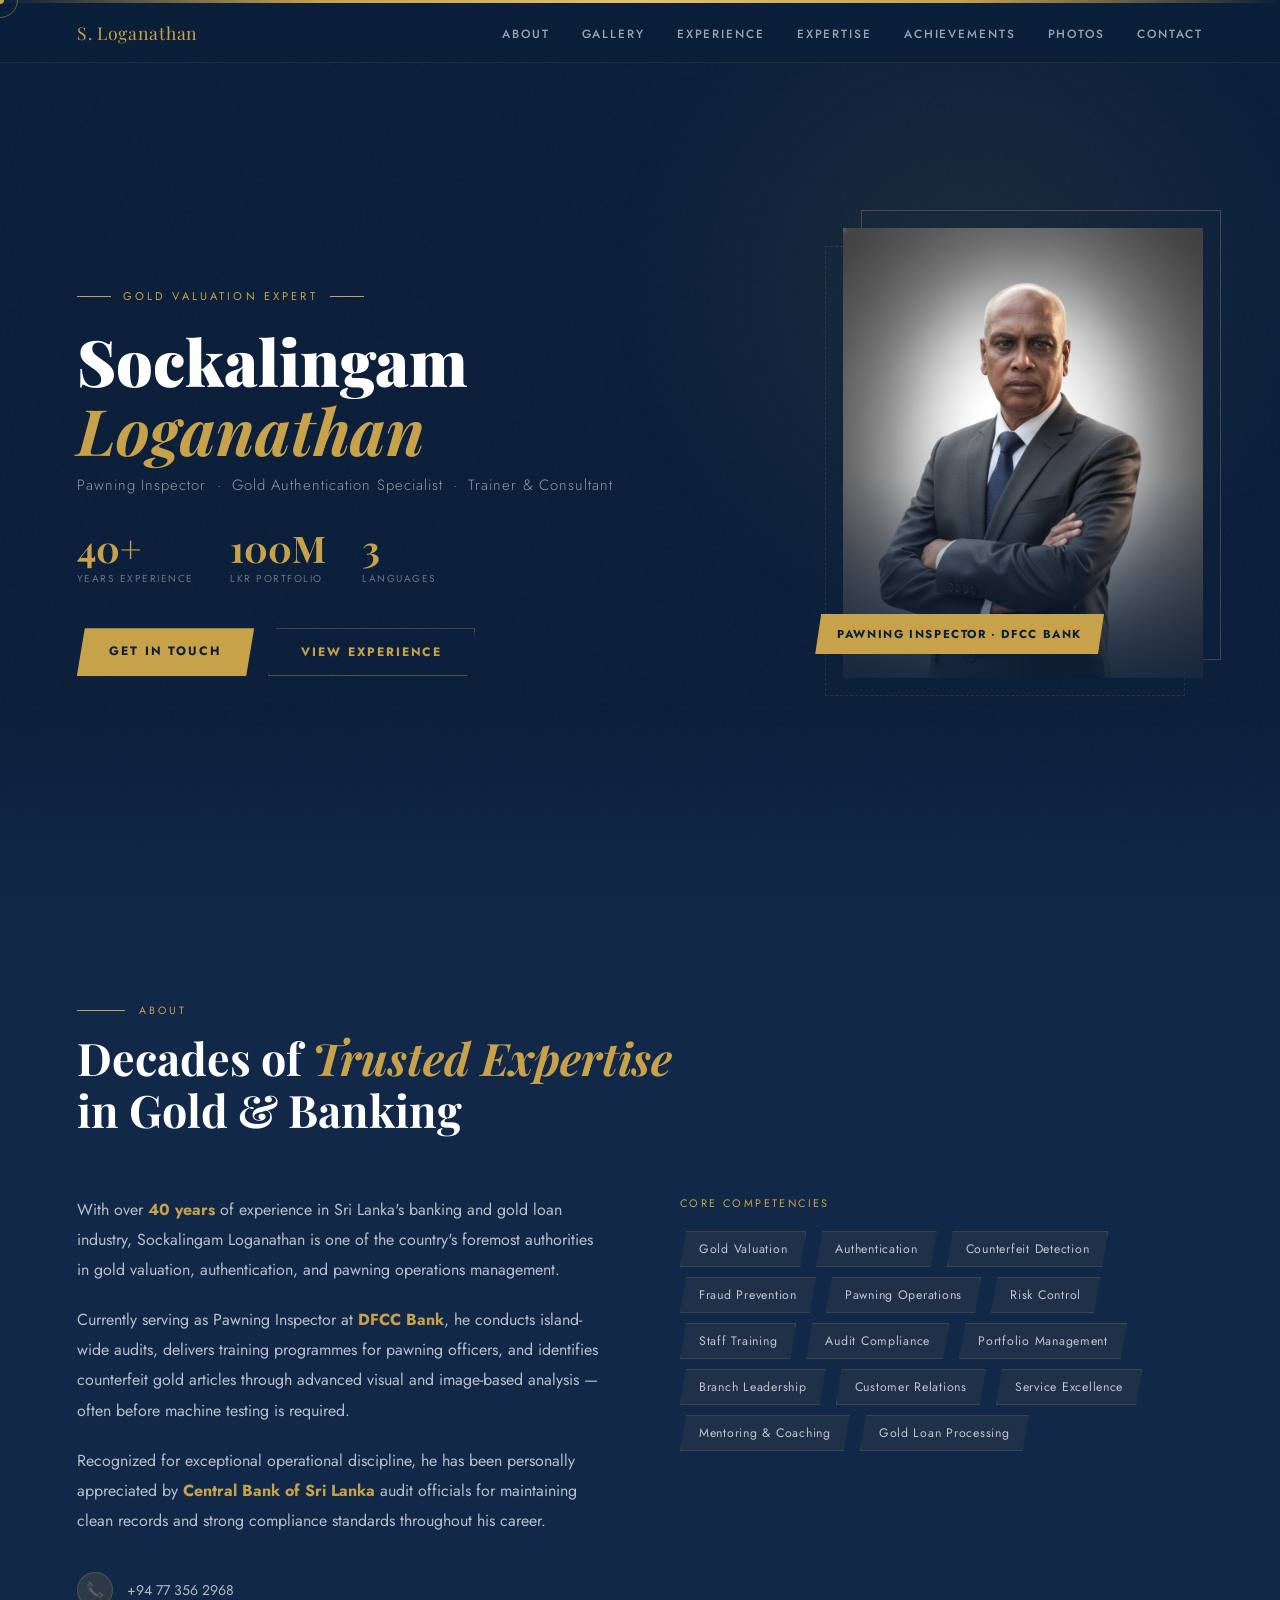
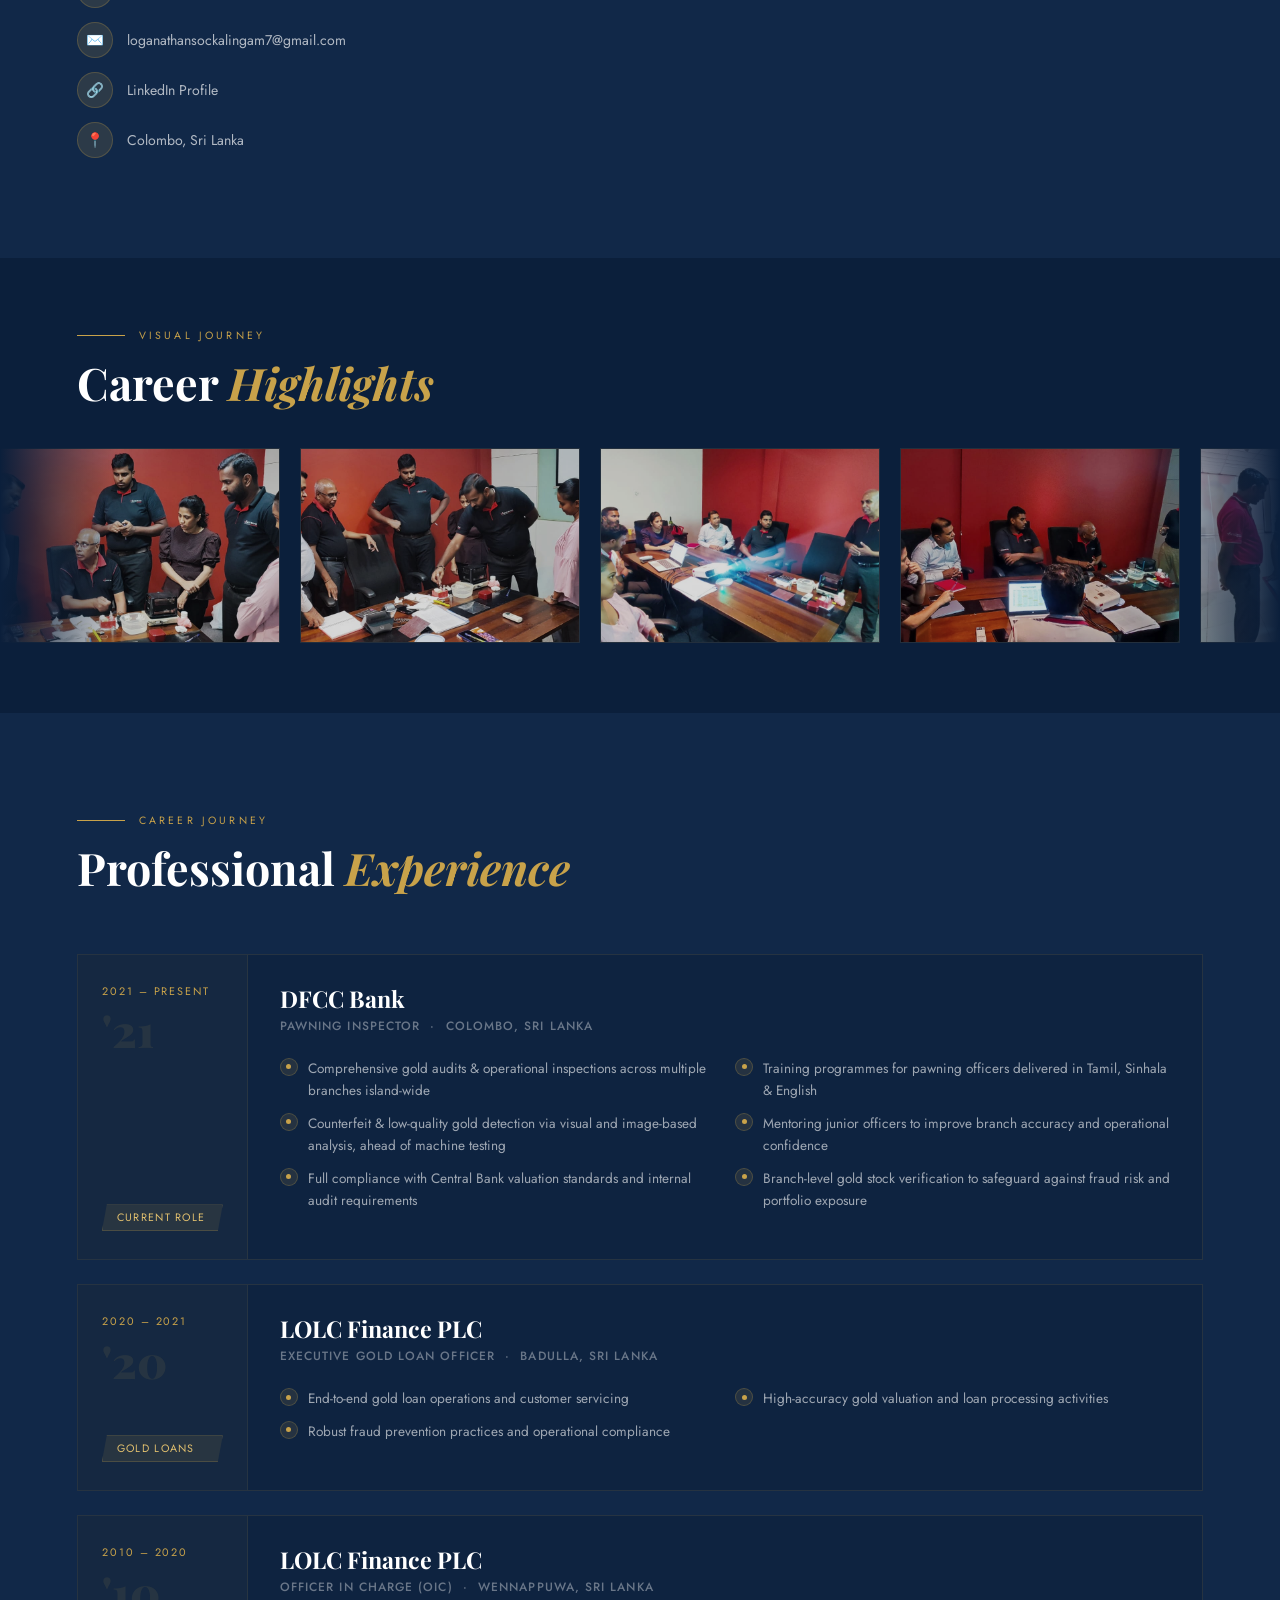
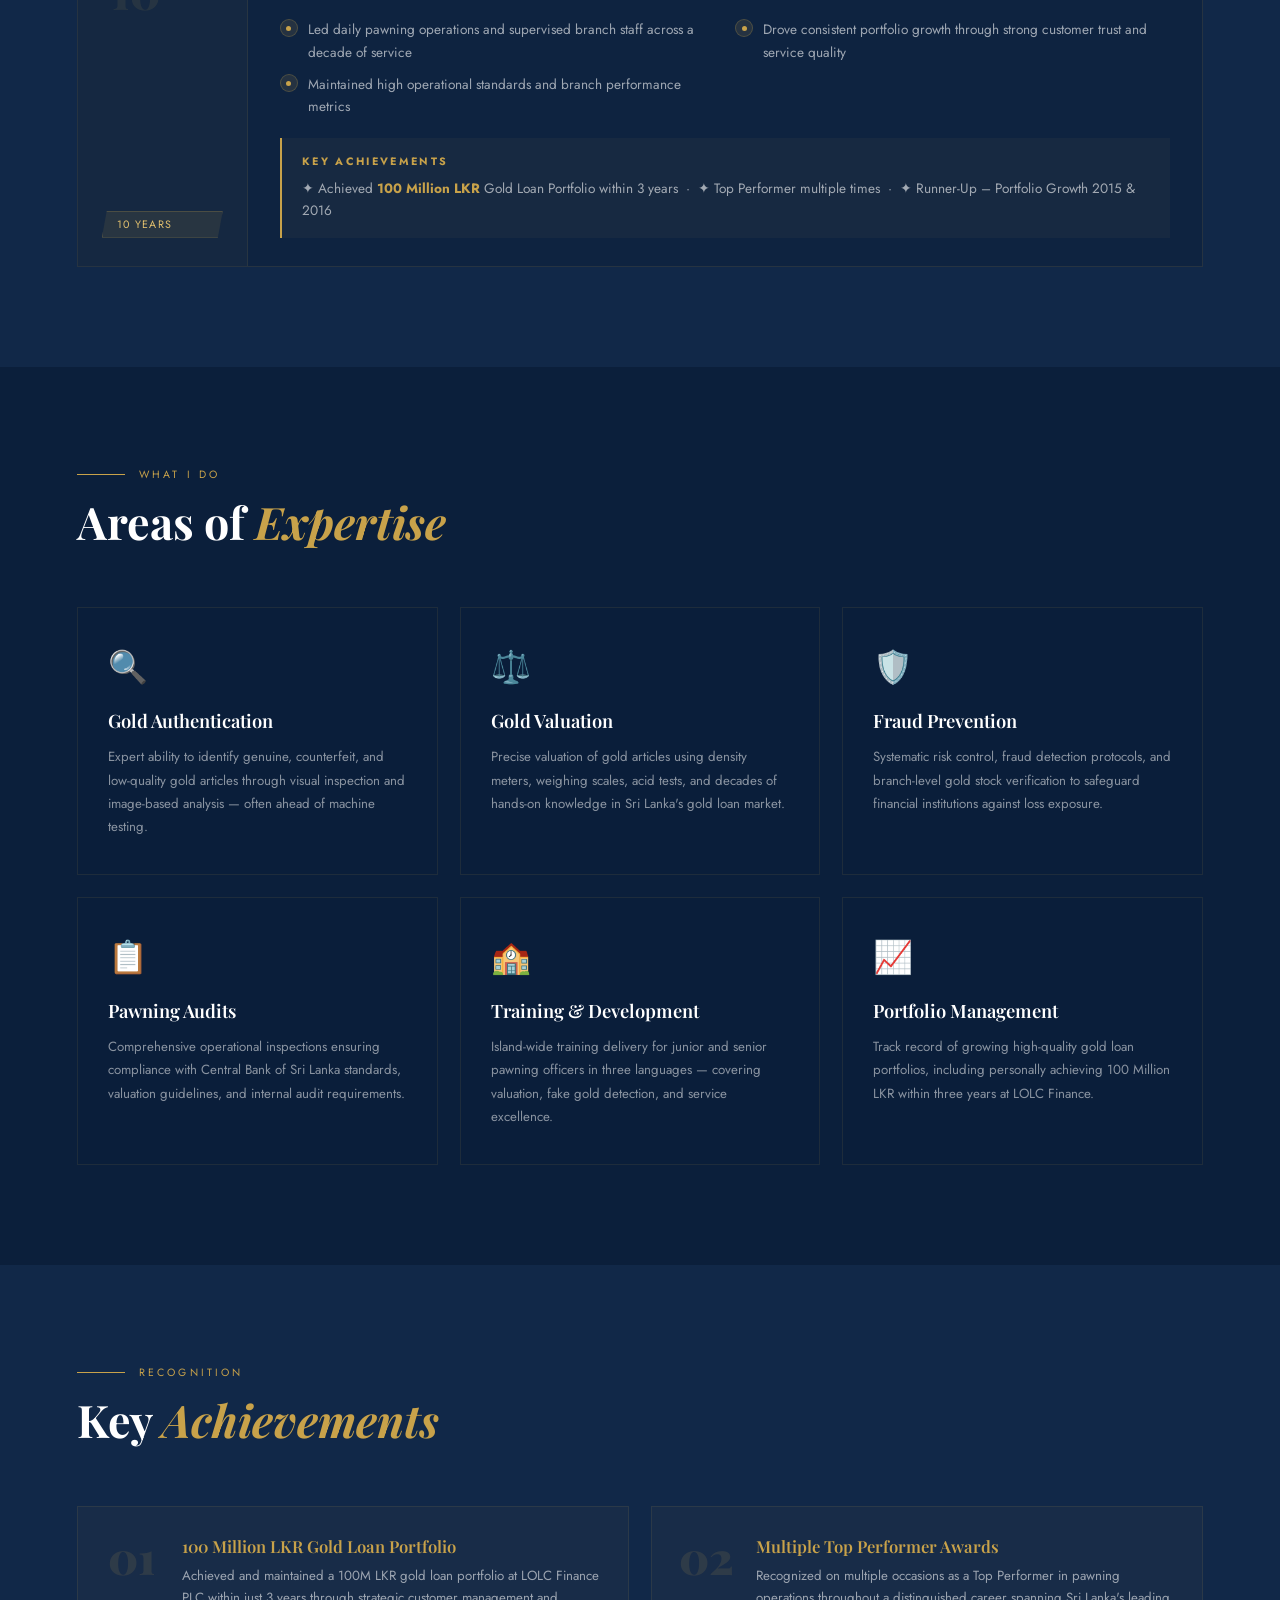
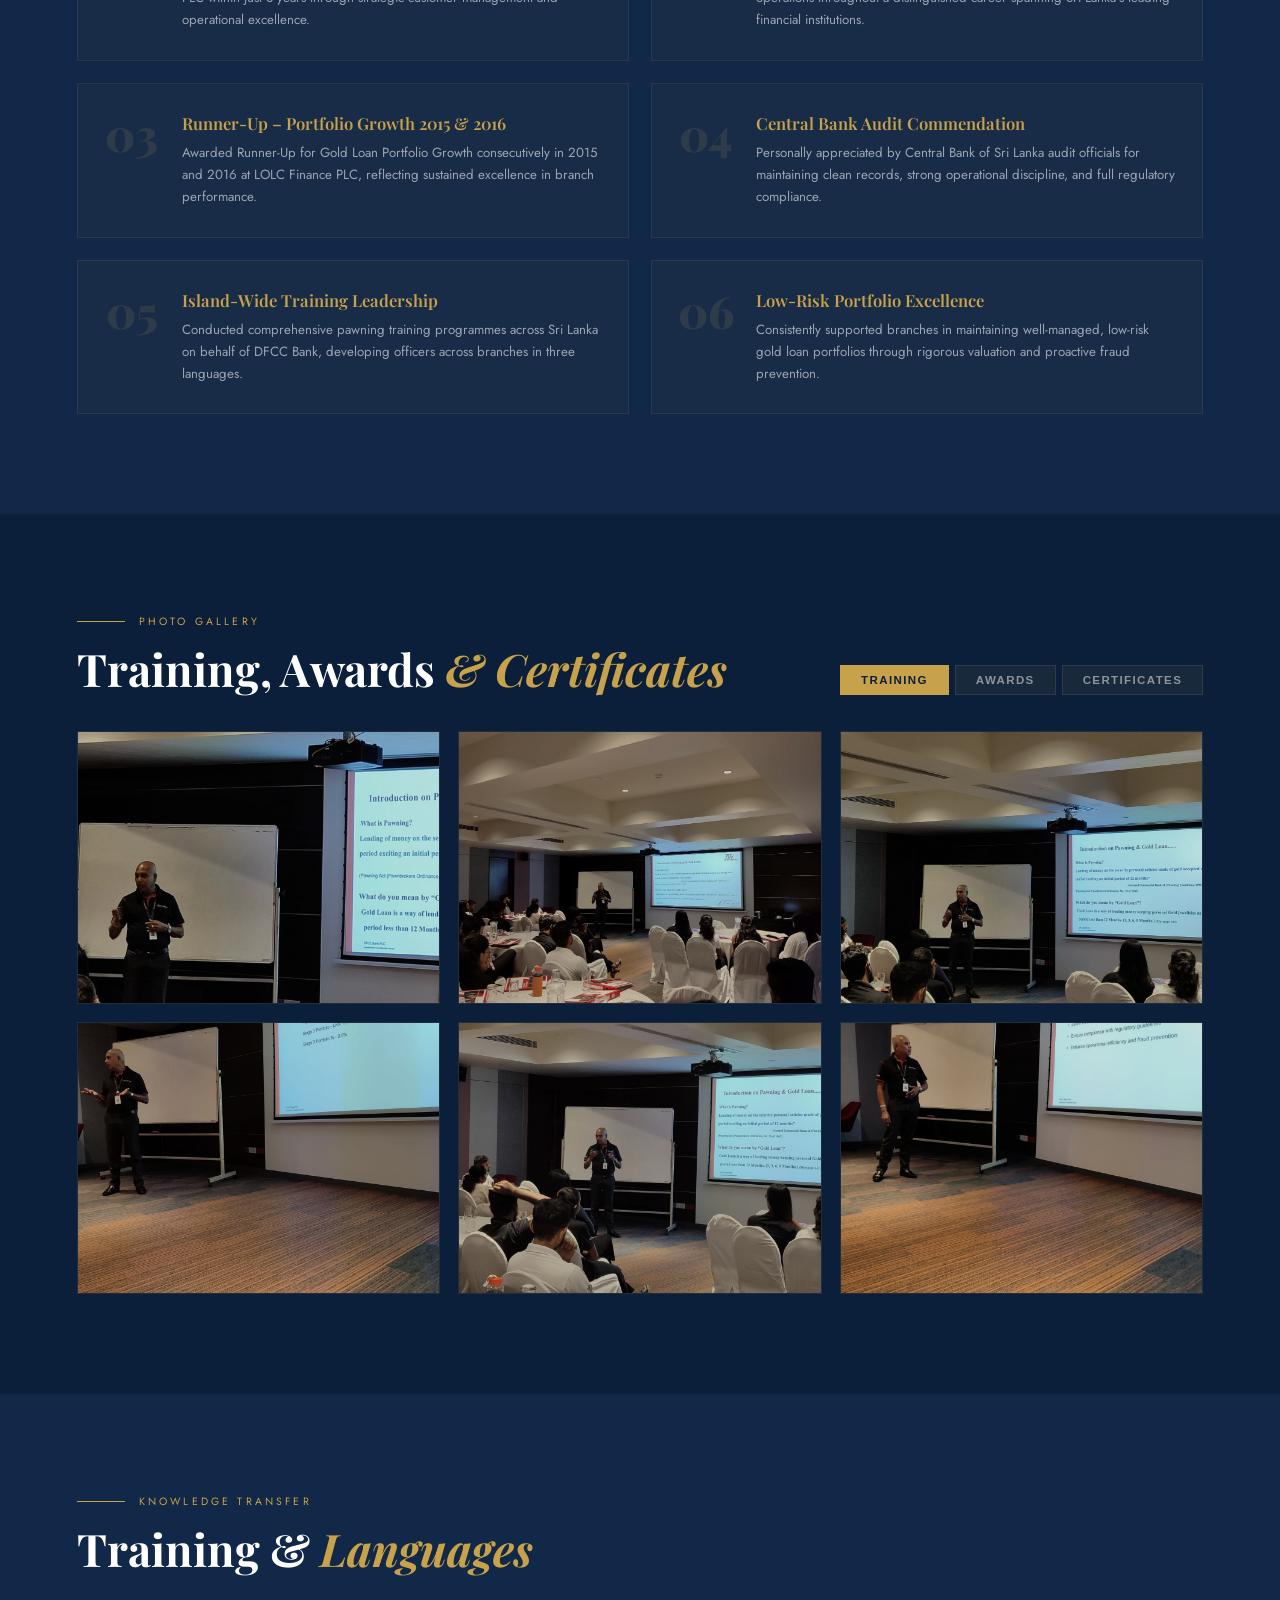
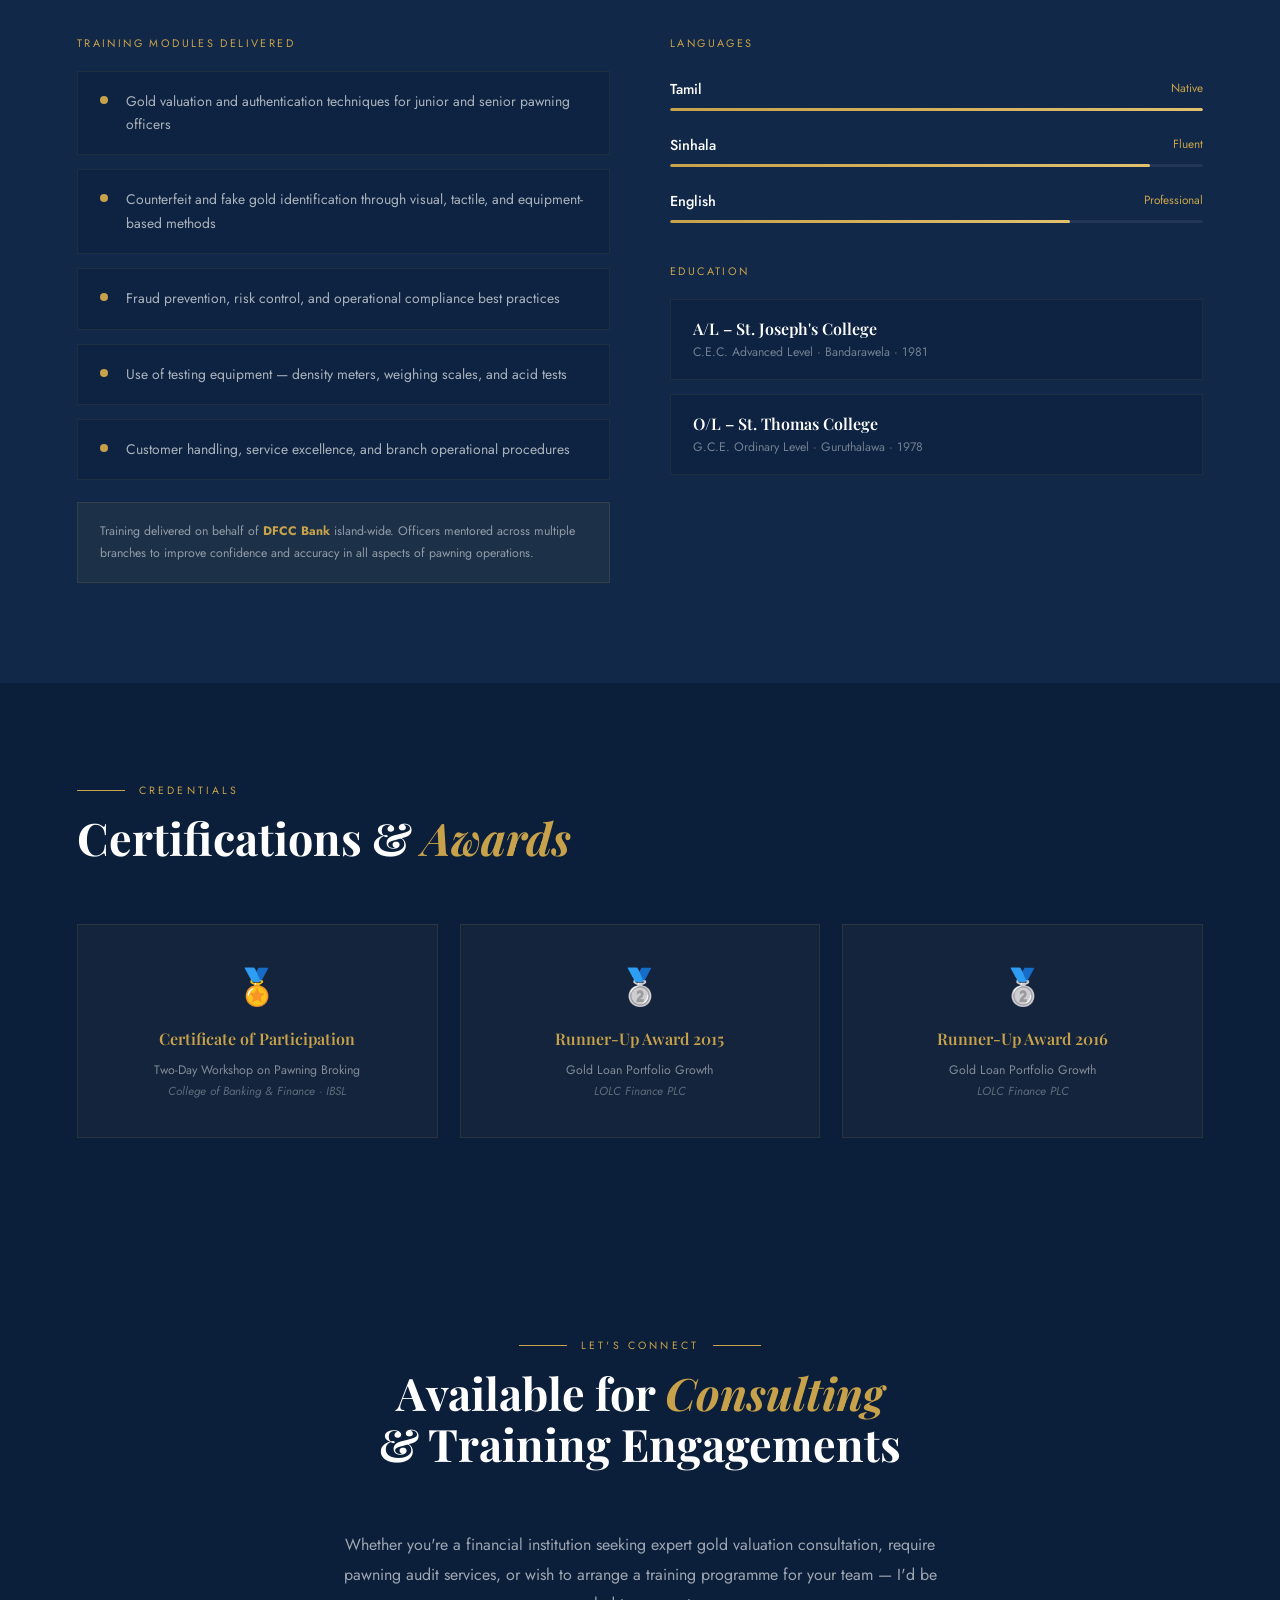
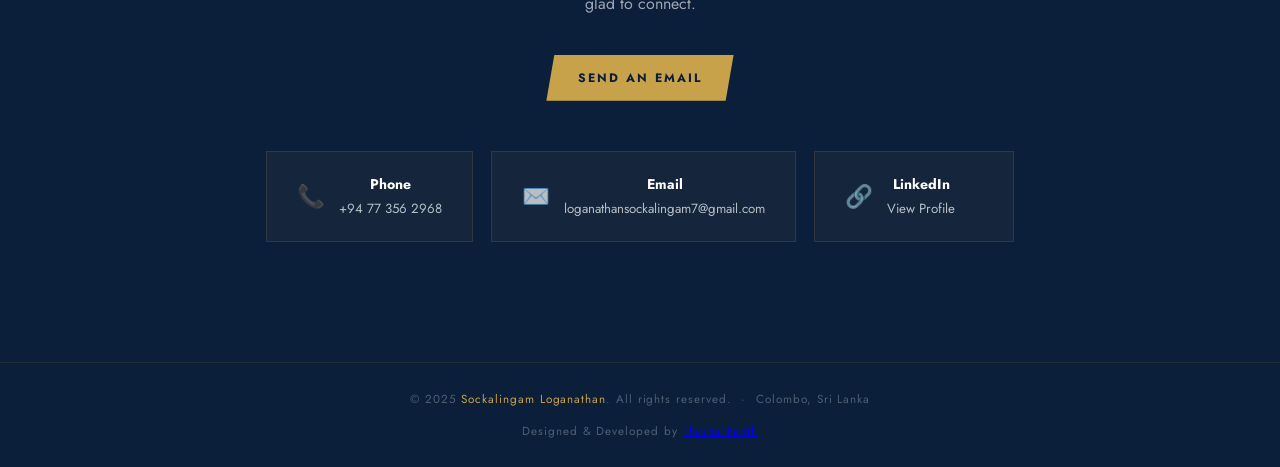
<file: index.html>
<!DOCTYPE html>
<html lang="en">
<head>
<meta charset="UTF-8" />
<meta name="viewport" content="width=device-width, initial-scale=1.0"/>
<title>Sockalingam Loganathan &ndash; Gold Valuation & Pawning Expert</title>
<meta name="description" content="Gold Valuation Expert, Pawning Inspector, Trainer and Consultant with over 40 years of banking and gold authentication experience in Sri Lanka."/>
<meta name="theme-color" content="#0B1F3B"/>

<link rel="canonical" href="https://thusharkanth.github.io/Sockalingam_Loganathan/"/>

<meta property="og:type" content="website"/>
<meta property="og:title" content="Sockalingam Loganathan"/>
<meta property="og:description" content="Gold Valuation Expert, Pawning Inspector, Trainer and Consultant in Sri Lanka."/>
<meta property="og:image" content="https://thusharkanth.github.io/Sockalingam_Loganathan/images/card-preview.png"/>
<meta property="og:image:width" content="1200"/>
<meta property="og:image:height" content="630"/>
<meta property="og:url" content="https://thusharkanth.github.io/Sockalingam_Loganathan/"/>
<meta property="og:site_name" content="Sockalingam Loganathan Portfolio"/>

<meta name="twitter:card" content="summary_large_image"/>
<meta name="twitter:title" content="Sockalingam Loganathan"/>
<meta name="twitter:description" content="Gold Valuation Expert, Pawning Inspector, Trainer and Consultant in Sri Lanka."/>
<meta name="twitter:image" content="https://thusharkanth.github.io/Sockalingam_Loganathan/images/card-preview.png"/>
<link href="https://fonts.googleapis.com/css2?family=Playfair+Display:ital,wght@0,400;0,600;0,700;0,900;1,400;1,700&family=Jost:wght@300;400;500;600&display=swap" rel="stylesheet"/>
<link rel="stylesheet" href="styles.css"/>
</head>
<body>

<div id="cursor-dot"></div>
<div id="cursor-ring"></div>
<div id="pbar"></div>

<div class="gold-bar"></div>

<nav id="navbar">
  <div class="nav-logo">S. Loganathan</div>
  <ul class="nav-links">
    <li><a href="#about">About</a></li>
    <li><a href="#gallery">Gallery</a></li>
    <li><a href="#experience">Experience</a></li>
    <li><a href="#expertise">Expertise</a></li>
    <li><a href="#achievements">Achievements</a></li>
    <li><a href="#photos">Photos</a></li>
    <li><a href="#contact">Contact</a></li>
  </ul>
</nav>

<!-- HERO -->
<section id="hero">
  <div class="hero-content">
    <div class="hero-eyebrow"><span></span>Gold Valuation Expert<span></span></div>
    <h1 class="hero-name">Sockalingam<br><em>Loganathan</em></h1>
    <p class="hero-title">Pawning Inspector &nbsp;&middot;&nbsp; Gold Authentication Specialist &nbsp;&middot;&nbsp; Trainer & Consultant</p>
    <div class="hero-stats">
      <div><div class="stat-number">40+</div><div class="stat-label">Years Experience</div></div>
      <div><div class="stat-number">100M</div><div class="stat-label">LKR Portfolio</div></div>
      <div><div class="stat-number">3</div><div class="stat-label">Languages</div></div>
    </div>
    <div class="hero-cta">
      <a href="#contact" class="btn-gold">Get In Touch</a>
      <a href="#experience" class="btn-outline">View Experience</a>
    </div>
  </div>
  <!-- PROFILE PHOTO &mdash; replace with client's actual head-to-hip studio photo -->
  <div class="hero-photo-wrap">
    <div class="hero-photo-outer">
      <div class="hero-photo-frame"></div>
      <div class="hero-photo-frame2"></div>
      <img class="hero-photo-img"
        src="images/profile.png"
        alt="Sockalingam Loganathan" />
      <div class="hero-photo-overlay"></div>
      <div class="hero-photo-badge">Pawning Inspector &middot; DFCC Bank</div>
    </div>
  </div>
</section>

<!-- ABOUT -->
<section id="about">
  <div class="section-label reveal"><span></span>About</div>
  <h2 class="section-heading reveal">Decades of <strong>Trusted Expertise</strong><br>in Gold & Banking</h2>
  <div class="about-grid">
    <div class="about-text reveal-left">
      <p>With over <strong class="text-gold">40 years</strong> of experience in Sri Lanka's banking and gold loan industry, Sockalingam Loganathan is one of the country's foremost authorities in gold valuation, authentication, and pawning operations management.</p>
      <p>Currently serving as Pawning Inspector at <strong class="text-gold">DFCC Bank</strong>, he conducts island-wide audits, delivers training programmes for pawning officers, and identifies counterfeit gold articles through advanced visual and image-based analysis &mdash; often before machine testing is required.</p>
      <p>Recognized for exceptional operational discipline, he has been personally appreciated by <strong class="text-gold">Central Bank of Sri Lanka</strong> audit officials for maintaining clean records and strong compliance standards throughout his career.</p>
      <div class="about-contact">
        <div class="contact-item"><div class="icon">&#128222;</div><a href="tel:+94773562968">+94 77 356 2968</a></div>
        <div class="contact-item"><div class="icon">&#9993;&#65039;</div><a href="mailto:loganathansockalingam7@gmail.com">loganathansockalingam7@gmail.com</a></div>
        <div class="contact-item"><div class="icon">&#128279;</div><a href="https://www.linkedin.com/in/sockalingam-loganathan" target="_blank">LinkedIn Profile</a></div>
        <div class="contact-item"><div class="icon">&#128205;</div><span>Colombo, Sri Lanka</span></div>
      </div>
    </div>
    <div class="reveal">
      <p class="mini-heading">Core Competencies</p>
      <div class="skills-list">
        <div class="skill-tag">Gold Valuation</div><div class="skill-tag">Authentication</div>
        <div class="skill-tag">Counterfeit Detection</div><div class="skill-tag">Fraud Prevention</div>
        <div class="skill-tag">Pawning Operations</div><div class="skill-tag">Risk Control</div>
        <div class="skill-tag">Staff Training</div><div class="skill-tag">Audit Compliance</div>
        <div class="skill-tag">Portfolio Management</div><div class="skill-tag">Branch Leadership</div>
        <div class="skill-tag">Customer Relations</div><div class="skill-tag">Service Excellence</div>
        <div class="skill-tag">Mentoring & Coaching</div><div class="skill-tag">Gold Loan Processing</div>
      </div>
    </div>
  </div>
</section>

<!-- GALLERY STRIP -->
<section id="gallery">
  <div class="gallery-header">
    <div class="section-label reveal"><span></span>Visual Journey</div>
    <h2 class="section-heading reveal flush-heading">Career <strong>Highlights</strong></h2>
  </div>
  <div class="gallery-track-wrap">
    <div class="gallery-track">
      <div class="gallery-item"><img src="images/image1.jpeg" alt="Gold"/><div class="gallery-item-label">Gold Valuation</div></div>
      <div class="gallery-item"><img src="images/image2.jpeg" alt="Training"/><div class="gallery-item-label">Training Session</div></div>
      <div class="gallery-item"><img src="images/image 3.jpeg" alt="Gold"/><div class="gallery-item-label">Gold Authentication</div></div>
      <div class="gallery-item"><img src="images/image 4.jpeg" alt="Banking"/><div class="gallery-item-label">Banking Operations</div></div>
      <div class="gallery-item"><img src="images/image 5.jpeg" alt="Workshop"/><div class="gallery-item-label">Workshop Delivery</div></div>
       <div class="gallery-item"><img src="images/award1.jpeg" alt="Training"/><div class="gallery-item-label">Training Session</div></div>
      <div class="gallery-item"><img src="images/award 2 .jpeg" alt="Gold"/><div class="gallery-item-label">Gold Authentication</div></div>
      <div class="gallery-item"><img src="images/award 3.jpeg" alt="Banking"/><div class="gallery-item-label">Banking Operations</div></div>
      <div class="gallery-item"><img src="images/award 4.jpeg" alt="Workshop"/><div class="gallery-item-label">Workshop Delivery</div></div>
      <div class="gallery-item"><img src="images/image 6.jpeg" alt="Award"/><div class="gallery-item-label">Award Recognition</div></div>
      <div class="gallery-item"><img src="images/image 7.jpeg" alt="Gold bars"/><div class="gallery-item-label">Gold Inspection</div></div>
      <div class="gallery-item"><img src="images/image 8.jpeg" alt="Meeting"/><div class="gallery-item-label">Consultation</div></div>
      <div class="gallery-item"><img src="images/image 9.jpeg" alt="Gold"/><div class="gallery-item-label">Gold Valuation</div></div>
      <div class="gallery-item"><img src="images/image 10.jpeg" alt="Training"/><div class="gallery-item-label">Training Session</div></div>
      <div class="gallery-item"><img src="images/train 1.jpeg" alt="Award"/><div class="gallery-item-label">Award Recognition</div></div>
      <div class="gallery-item"><img src="images/train 2.jpeg  " alt="Gold bars"/><div class="gallery-item-label">Gold Inspection</div></div>
      <div class="gallery-item"><img src="images/train 3.jpeg" alt="Meeting"/><div class="gallery-item-label">Consultation</div></div>
      <div class="gallery-item"><img src="images/train 4.jpeg" alt="Banking"/><div class="gallery-item-label">Banking Operations</div></div>
      <div class="gallery-item"><img src="images/train 5.jpeg" alt="Workshop"/><div class="gallery-item-label">Workshop Delivery</div></div>
      <div class="gallery-item"><img src="images/train 6.jpeg" alt="Award"/><div class="gallery-item-label">Award Recognition</div></div>
      <div class="gallery-item"><img src="images/image 11.jpeg" alt="Gold"/><div class="gallery-item-label">Gold Authentication</div></div>
      <div class="gallery-item"><img src="images/image 12.jpeg" alt="Banking"/><div class="gallery-item-label">Banking Operations</div></div>
      <div class="gallery-item"><img src="images/image 13.jpeg" alt="Workshop"/><div class="gallery-item-label">Workshop Delivery</div></div>
      <div class="gallery-item"><img src="images/image 14.jpeg" alt="Award"/><div class="gallery-item-label">Award Recognition</div></div>
      <div class="gallery-item"><img src="images/image 15.jpeg  " alt="Gold bars"/><div class="gallery-item-label">Gold Inspection</div></div>
      <div class="gallery-item"><img src="images/image 17.jpeg" alt="Meeting"/><div class="gallery-item-label">Consultation</div></div>
      <div class="gallery-item"><img src="images/image 18.jpeg" alt="Gold"/><div class="gallery-item-label">Gold Valuation</div></div>
     
      
      
     
    </div>
  </div>
</section>

<!-- EXPERIENCE SECTION -->
<section id="experience">
  <div class="section-label reveal"><span></span>Career Journey</div>
  <h2 class="section-heading reveal">Professional <strong>Experience</strong></h2>
 
  <div class="xp-cards">
 
    <!-- CARD 1: DFCC Bank -->
    <div class="xp-card reveal">
      <div class="xp-left">
        <div>
          <div class="xp-period">2021 – Present</div>
          <div class="xp-year-big">'21</div>
        </div>
        <div class="xp-badge">Current Role</div>
      </div>
      <div class="xp-right">
        <div class="xp-company">DFCC Bank</div>
        <div class="xp-role">Pawning Inspector &nbsp;·&nbsp; Colombo, Sri Lanka</div>
        <div class="xp-points">
          <div class="xp-point"><div class="xp-point-dot"></div><p>Comprehensive gold audits &amp; operational inspections across multiple branches island-wide</p></div>
          <div class="xp-point"><div class="xp-point-dot"></div><p>Training programmes for pawning officers delivered in Tamil, Sinhala &amp; English</p></div>
          <div class="xp-point"><div class="xp-point-dot"></div><p>Counterfeit &amp; low-quality gold detection via visual and image-based analysis, ahead of machine testing</p></div>
          <div class="xp-point"><div class="xp-point-dot"></div><p>Mentoring junior officers to improve branch accuracy and operational confidence</p></div>
          <div class="xp-point"><div class="xp-point-dot"></div><p>Full compliance with Central Bank valuation standards and internal audit requirements</p></div>
          <div class="xp-point"><div class="xp-point-dot"></div><p>Branch-level gold stock verification to safeguard against fraud risk and portfolio exposure</p></div>
        </div>
      </div>
    </div>
 
    <!-- CARD 2: LOLC Executive -->
    <div class="xp-card reveal">
      <div class="xp-left">
        <div>
          <div class="xp-period">2020 – 2021</div>
          <div class="xp-year-big">'20</div>
        </div>
        <div class="xp-badge">Gold Loans</div>
      </div>
      <div class="xp-right">
        <div class="xp-company">LOLC Finance PLC</div>
        <div class="xp-role">Executive Gold Loan Officer &nbsp;·&nbsp; Badulla, Sri Lanka</div>
        <div class="xp-points">
          <div class="xp-point"><div class="xp-point-dot"></div><p>End-to-end gold loan operations and customer servicing</p></div>
          <div class="xp-point"><div class="xp-point-dot"></div><p>High-accuracy gold valuation and loan processing activities</p></div>
          <div class="xp-point"><div class="xp-point-dot"></div><p>Robust fraud prevention practices and operational compliance</p></div>
        </div>
      </div>
    </div>
 
    <!-- CARD 3: LOLC OIC -->
    <div class="xp-card reveal">
      <div class="xp-left">
        <div>
          <div class="xp-period">2010 – 2020</div>
          <div class="xp-year-big">'10</div>
        </div>
        <div class="xp-badge">10 Years</div>
      </div>
      <div class="xp-right">
        <div class="xp-company">LOLC Finance PLC</div>
        <div class="xp-role">Officer In Charge (OIC) &nbsp;·&nbsp; Wennappuwa, Sri Lanka</div>
        <div class="xp-points">
          <div class="xp-point"><div class="xp-point-dot"></div><p>Led daily pawning operations and supervised branch staff across a decade of service</p></div>
          <div class="xp-point"><div class="xp-point-dot"></div><p>Drove consistent portfolio growth through strong customer trust and service quality</p></div>
          <div class="xp-point"><div class="xp-point-dot"></div><p>Maintained high operational standards and branch performance metrics</p></div>
        </div>
        <div class="xp-highlight">
          <h4>Key Achievements</h4>
          <p>✦ Achieved <strong style="color:var(--gold)">100 Million LKR</strong> Gold Loan Portfolio within 3 years &nbsp;·&nbsp; ✦ Top Performer multiple times &nbsp;·&nbsp; ✦ Runner-Up – Portfolio Growth 2015 &amp; 2016</p>
        </div>
      </div>
    </div>
 
  </div>
</section>

<!-- EXPERTISE -->
<section id="expertise">
  <div class="section-label reveal"><span></span>What I Do</div>
  <h2 class="section-heading reveal">Areas of <strong>Expertise</strong></h2>
  <div class="expertise-grid">
    <div class="expertise-card reveal"><span class="expertise-icon">&#128269;</span><h3>Gold Authentication</h3><p>Expert ability to identify genuine, counterfeit, and low-quality gold articles through visual inspection and image-based analysis &mdash; often ahead of machine testing.</p></div>
    <div class="expertise-card reveal"><span class="expertise-icon">&#9878;&#65039;</span><h3>Gold Valuation</h3><p>Precise valuation of gold articles using density meters, weighing scales, acid tests, and decades of hands-on knowledge in Sri Lanka's gold loan market.</p></div>
    <div class="expertise-card reveal"><span class="expertise-icon">&#128737;&#65039;</span><h3>Fraud Prevention</h3><p>Systematic risk control, fraud detection protocols, and branch-level gold stock verification to safeguard financial institutions against loss exposure.</p></div>
    <div class="expertise-card reveal"><span class="expertise-icon">&#128203;</span><h3>Pawning Audits</h3><p>Comprehensive operational inspections ensuring compliance with Central Bank of Sri Lanka standards, valuation guidelines, and internal audit requirements.</p></div>
    <div class="expertise-card reveal"><span class="expertise-icon">&#127979;</span><h3>Training & Development</h3><p>Island-wide training delivery for junior and senior pawning officers in three languages &mdash; covering valuation, fake gold detection, and service excellence.</p></div>
    <div class="expertise-card reveal"><span class="expertise-icon">&#128200;</span><h3>Portfolio Management</h3><p>Track record of growing high-quality gold loan portfolios, including personally achieving 100 Million LKR within three years at LOLC Finance.</p></div>
  </div>
</section>

<!-- ACHIEVEMENTS -->
<section id="achievements">
  <div class="section-label reveal"><span></span>Recognition</div>
  <h2 class="section-heading reveal">Key <strong>Achievements</strong></h2>
  <div class="achievements-grid">
    <div class="achievement-card reveal"><div class="achievement-num">01</div><div class="achievement-body"><h4>100 Million LKR Gold Loan Portfolio</h4><p>Achieved and maintained a 100M LKR gold loan portfolio at LOLC Finance PLC within just 3 years through strategic customer management and operational excellence.</p></div></div>
    <div class="achievement-card reveal"><div class="achievement-num">02</div><div class="achievement-body"><h4>Multiple Top Performer Awards</h4><p>Recognized on multiple occasions as a Top Performer in pawning operations throughout a distinguished career spanning Sri Lanka's leading financial institutions.</p></div></div>
    <div class="achievement-card reveal"><div class="achievement-num">03</div><div class="achievement-body"><h4>Runner-Up &ndash; Portfolio Growth 2015 & 2016</h4><p>Awarded Runner-Up for Gold Loan Portfolio Growth consecutively in 2015 and 2016 at LOLC Finance PLC, reflecting sustained excellence in branch performance.</p></div></div>
    <div class="achievement-card reveal"><div class="achievement-num">04</div><div class="achievement-body"><h4>Central Bank Audit Commendation</h4><p>Personally appreciated by Central Bank of Sri Lanka audit officials for maintaining clean records, strong operational discipline, and full regulatory compliance.</p></div></div>
    <div class="achievement-card reveal"><div class="achievement-num">05</div><div class="achievement-body"><h4>Island-Wide Training Leadership</h4><p>Conducted comprehensive pawning training programmes across Sri Lanka on behalf of DFCC Bank, developing officers across branches in three languages.</p></div></div>
    <div class="achievement-card reveal"><div class="achievement-num">06</div><div class="achievement-body"><h4>Low-Risk Portfolio Excellence</h4><p>Consistently supported branches in maintaining well-managed, low-risk gold loan portfolios through rigorous valuation and proactive fraud prevention.</p></div></div>
  </div>
</section>

<!-- PHOTO TABS -->
<section id="photos">
  <div class="section-label reveal"><span></span>Photo Gallery</div>
  <div class="photos-heading-row">
    <h2 class="section-heading reveal flush-heading">Training, Awards <strong>&amp; Certificates</strong></h2>
    <div class="photos-tabs">
      <button class="photo-tab active" data-tab="training-photos">Training</button>
      <button class="photo-tab" data-tab="award-photos">Awards</button>
      <button class="photo-tab" data-tab="cert-photos">Certificates</button>
    </div>
  </div>
  <div class="photo-panels">
    <!-- TRAINING -->
    <div class="photo-panel photo-panel-3 active" id="training-photos">
      <div class="photo-thumb"><img src="images/train 1.jpeg" alt="Training"/><div class="photo-thumb-cap"><span>Training Session</span></div></div>
      <div class="photo-thumb"><img src="images/train 2.jpeg" alt="Workshop"/><div class="photo-thumb-cap"><span>Island-wide Workshop</span></div></div>
      <div class="photo-thumb"><img src="images/train 3.jpeg" alt="Lecture"/><div class="photo-thumb-cap"><span>Officer Training</span></div></div>
      <div class="photo-thumb"><img src="images/train 4.jpeg" alt="Practical"/><div class="photo-thumb-cap"><span>Practical Demonstration</span></div></div>
      <div class="photo-thumb"><img src="images/train 5.jpeg" alt="Group"/><div class="photo-thumb-cap"><span>Group Session</span></div></div>
      <div class="photo-thumb"><img src="images/train 6.jpeg" alt="Seminar"/><div class="photo-thumb-cap"><span>Seminar</span></div></div>
    </div>
    <!-- AWARDS -->
    <div class="photo-panel photo-panel-3" id="award-photos">
      <div class="photo-thumb"><img src="images/Award 001.jpeg" alt="Award"/><div class="photo-thumb-cap"><span>Award Ceremony</span></div></div>
      <div class="photo-thumb"><img src="images/award1.jpeg" alt="Award"/><div class="photo-thumb-cap"><span>Award Ceremony</span></div></div>
      <div class="photo-thumb"><img src="images/award 2 .jpeg" alt="Recognition"/><div class="photo-thumb-cap"><span>Top Performer Recognition</span></div></div>
      <div class="photo-thumb"><img src="images/award 3.jpeg" alt="Trophy"/><div class="photo-thumb-cap"><span>Portfolio Growth Award 2016</span></div></div>
      <div class="photo-thumb"><img src="images/award 4.jpeg" alt="Stage"/><div class="photo-thumb-cap"><span>Stage Recognition</span></div></div>
<!--      <div class="photo-thumb"><img src="images/award 5 .jpeg" alt="Team"/><div class="photo-thumb-cap"><span>LOLC Finance Achievement</span></div></div>
      <div class="photo-thumb"><img src="images/award 6 .jpeg" alt="Celebration"/><div class="photo-thumb-cap"><span>100M LKR Milestone</span></div></div> -->
    </div>
    <!-- CERTIFICATES -->
    <div class="photo-panel photo-panel-2" id="cert-photos">
      <div class="photo-thumb"><img src="images/Certificate 01.jpeg" alt="Certificate"/><div class="photo-thumb-cap"><span>Superior performance in portfolio growth Certificate</span></div></div>
      <div class="photo-thumb"><img src="images/Certificate 02.jpeg" alt="Certificate"/><div class="photo-thumb-cap"><span>Superior performance in portfolio growth Certificate</span></div></div>
      
      <div class="photo-thumb"><img src="images/Certificate 04.jpeg" alt="Certification"/><div class="photo-thumb-cap"><span>IBSL Certification</span></div></div>
      <div class="photo-thumb"><img src="images/Cetificate 03.jpeg" alt="Certification"/><div class="photo-thumb-cap"><span>CBS Certification</span></div></div>

    </div>
  </div>
</section>

<!-- TRAINING & LANGUAGES -->
<section id="training">
  <div class="section-label reveal"><span></span>Knowledge Transfer</div>
  <h2 class="section-heading reveal">Training & <strong>Languages</strong></h2>
  <div class="training-wrap">
    <div>
      <p class="mini-heading">Training Modules Delivered</p>
      <div class="training-list">
        <div class="training-item reveal"><div class="training-bullet"></div><p>Gold valuation and authentication techniques for junior and senior pawning officers</p></div>
        <div class="training-item reveal"><div class="training-bullet"></div><p>Counterfeit and fake gold identification through visual, tactile, and equipment-based methods</p></div>
        <div class="training-item reveal"><div class="training-bullet"></div><p>Fraud prevention, risk control, and operational compliance best practices</p></div>
        <div class="training-item reveal"><div class="training-bullet"></div><p>Use of testing equipment &mdash; density meters, weighing scales, and acid tests</p></div>
        <div class="training-item reveal"><div class="training-bullet"></div><p>Customer handling, service excellence, and branch operational procedures</p></div>
      </div>
      <div class="training-note">
        <p>Training delivered on behalf of <strong class="text-gold">DFCC Bank</strong> island-wide. Officers mentored across multiple branches to improve confidence and accuracy in all aspects of pawning operations.</p>
      </div>
    </div>
    <div>
      <p class="mini-heading mini-heading-spaced">Languages</p>
      <div class="lang-item"><div class="lang-header"><span class="lang-name">Tamil</span><span class="lang-level">Native</span></div><div class="lang-bar"><div class="lang-fill" data-width="100%"></div></div></div>
      <div class="lang-item"><div class="lang-header"><span class="lang-name">Sinhala</span><span class="lang-level">Fluent</span></div><div class="lang-bar"><div class="lang-fill" data-width="90%"></div></div></div>
      <div class="lang-item"><div class="lang-header"><span class="lang-name">English</span><span class="lang-level">Professional</span></div><div class="lang-bar"><div class="lang-fill" data-width="75%"></div></div></div>
      <div class="education-block">
        <p class="mini-heading">Education</p>
        <div class="education-stack">
          <div class="training-item reveal education-card"><div class="education-title">A/L &ndash; St. Joseph's College</div><div class="education-meta">C.E.C. Advanced Level &middot; Bandarawela &middot; 1981</div></div>
          <div class="training-item reveal education-card"><div class="education-title">O/L &ndash; St. Thomas College</div><div class="education-meta">G.C.E. Ordinary Level &middot; Guruthalawa &middot; 1978</div></div>
        </div>
      </div>
    </div>
  </div>
</section>

<!-- CERTIFICATIONS -->
<section id="certifications">
  <div class="section-label reveal"><span></span>Credentials</div>
  <h2 class="section-heading reveal">Certifications & <strong>Awards</strong></h2>
  <div class="cert-grid">
    <div class="cert-card reveal"><span class="cert-icon">&#127941;</span><h4>Certificate of Participation</h4><p>Two-Day Workshop on Pawning Broking<br><em class="cert-meta">College of Banking & Finance &middot; IBSL</em></p></div>
    <div class="cert-card reveal"><span class="cert-icon">&#129352;</span><h4>Runner-Up Award 2015</h4><p>Gold Loan Portfolio Growth<br><em class="cert-meta">LOLC Finance PLC</em></p></div>
    <div class="cert-card reveal"><span class="cert-icon">&#129352;</span><h4>Runner-Up Award 2016</h4><p>Gold Loan Portfolio Growth<br><em class="cert-meta">LOLC Finance PLC</em></p></div>
  </div>
</section>

<!-- CONTACT -->
<section id="contact">
  <div class="section-label reveal centered-label"><span></span>Let's Connect<span></span></div>
  <h2 class="section-heading reveal centered-heading">Available for <strong>Consulting</strong><br>& Training Engagements</h2>
  <div class="contact-cta reveal">
    <p>Whether you're a financial institution seeking expert gold valuation consultation, require pawning audit services, or wish to arrange a training programme for your team &mdash; I'd be glad to connect.</p>
    <a href="mailto:loganathansockalingam7@gmail.com" class="btn-gold">Send an Email</a>
  </div>
  <div class="contact-cards">
    <a href="tel:+94773562968" class="contact-card reveal"><span class="icon">&#128222;</span><div><strong>Phone</strong><span>+94 77 356 2968</span></div></a>
    <a href="mailto:loganathansockalingam7@gmail.com" class="contact-card reveal"><span class="icon">&#9993;&#65039;</span><div><strong>Email</strong><span>loganathansockalingam7@gmail.com</span></div></a>
    <a href="https://www.linkedin.com/in/sockalingam-loganathan" target="_blank" class="contact-card reveal"><span class="icon">&#128279;</span><div><strong>LinkedIn</strong><span>View Profile</span></div></a>
  </div>
</section>

<footer>
  <p>
    &copy; 2025 <span>Sockalingam Loganathan</span>. All rights reserved.
    &nbsp;&middot;&nbsp; Colombo, Sri Lanka
  </p>
    <br>
  <p class="developer-credit">
    Designed & Developed by
    <a href="https://thusharkanth.github.io/portfolio/advanced/index.html" target="_blank">
      Thusharkanth
    </a>
  </p>
</footer>

<button id="scrollTop">&uarr;</button>

<script src="script.js"></script>
</body>
</html>
</file>
<file: styles.css>
:root {
  --navy: #0B1F3B;
  --navy-mid: #112848;
  --navy-light: #183560;
  --gold: #C8A24A;
  --gold-light: #e2c06e;
  --gold-dim: rgba(200,162,74,0.15);
  --white: #FFFFFF;
  --serif: 'Playfair Display', Georgia, serif;
  --sans: 'Jost', sans-serif;
}
*, *::before, *::after { box-sizing: border-box; margin: 0; padding: 0; }
html { scroll-behavior: smooth; }
body { font-family: var(--sans); background: var(--navy); color: var(--white); overflow-x: hidden; cursor: none; }

/* CURSOR */
#cursor-dot { position:fixed;width:8px;height:8px;background:var(--gold);border-radius:50%;pointer-events:none;z-index:9999;transform:translate(-50%,-50%);transition:width .25s,height .25s,background .25s; }
#cursor-ring { position:fixed;width:36px;height:36px;border:1.5px solid rgba(200,162,74,.5);border-radius:50%;pointer-events:none;z-index:9998;transform:translate(-50%,-50%);transition:width .3s,height .3s,border-color .3s; }
body.ch #cursor-dot { width:14px;height:14px;background:var(--gold-light); }
body.ch #cursor-ring { width:56px;height:56px;border-color:var(--gold); }

/* NOISE */
body::before { content:'';position:fixed;inset:0;background-image:url("data:image/svg+xml,%3Csvg viewBox='0 0 256 256' xmlns='http://www.w3.org/2000/svg'%3E%3Cfilter id='n'%3E%3CfeTurbulence type='fractalNoise' baseFrequency='0.9' numOctaves='4' stitchTiles='stitch'/%3E%3C/filter%3E%3Crect width='100%25' height='100%25' filter='url(%23n)' opacity='0.04'/%3E%3C/svg%3E");pointer-events:none;z-index:0;opacity:.45; }

/* PROGRESS */
#pbar { position:fixed;top:0;left:0;height:3px;background:linear-gradient(90deg,var(--gold),var(--gold-light));z-index:1000;width:0%;transition:width .1s linear; }

/* GOLD BAR */
.gold-bar { width:100%;height:3px;background:linear-gradient(90deg,transparent,var(--gold),var(--gold-light),var(--gold),transparent); }

/* NAV */
nav { position:fixed;top:3px;left:0;right:0;z-index:100;display:flex;align-items:center;justify-content:space-between;padding:18px 6%;background:rgba(11,31,59,.88);backdrop-filter:blur(18px);border-bottom:1px solid rgba(200,162,74,.1);transition:padding .4s,background .4s; }
nav.sc { padding:12px 6%;background:rgba(11,31,59,.97); }
.nav-logo { font-family:var(--serif);font-size:1.1rem;color:var(--gold);letter-spacing:.04em; }
.nav-links { display:flex;gap:32px;list-style:none; }
.nav-links a { color:rgba(255,255,255,.6);text-decoration:none;font-size:.74rem;font-weight:500;letter-spacing:.16em;text-transform:uppercase;transition:color .3s;position:relative; }
.nav-links a::after { content:'';position:absolute;bottom:-4px;left:0;width:0;height:1px;background:var(--gold);transition:width .35s ease; }
.nav-links a:hover,.nav-links a.active { color:var(--gold); }
.nav-links a:hover::after,.nav-links a.active::after { width:100%; }

/* HERO */
#hero { position:relative;min-height:100vh;display:flex;align-items:center;padding:130px 6% 80px;overflow:hidden; }
#hero::before { content:'';position:absolute;top:-10%;right:-5%;width:750px;height:750px;background:radial-gradient(circle,rgba(200,162,74,.09) 0%,transparent 68%);pointer-events:none; }
#hero::after { content:'';position:absolute;bottom:0;left:0;right:0;height:200px;background:linear-gradient(to bottom,transparent,var(--navy-mid));pointer-events:none; }

.hero-photo-wrap { position:absolute;right:6%;top:50%;transform:translateY(-50%);z-index:2; }
.hero-photo-outer { position:relative;width:360px;height:450px; }
.hero-photo-frame { position:absolute;top:-18px;right:-18px;width:100%;height:100%;border:1px solid rgba(200,162,74,.3);z-index:0;transition:transform .5s ease; }
.hero-photo-frame2 { position:absolute;bottom:-18px;left:-18px;width:100%;height:100%;border:1px dashed rgba(200,162,74,.15);z-index:0;transition:transform .5s ease; }
.hero-photo-wrap:hover .hero-photo-frame { transform:translate(8px,8px); }
.hero-photo-wrap:hover .hero-photo-frame2 { transform:translate(-8px,-8px); }
.hero-photo-img { position:relative;z-index:1;width:360px;height:450px;object-fit:cover;object-position:top center;filter:grayscale(20%) contrast(1.05);transition:filter .5s ease; }
.hero-photo-wrap:hover .hero-photo-img { filter:grayscale(0%) contrast(1.1); }
.hero-photo-overlay { position:absolute;z-index:2;inset:0;background:linear-gradient(to bottom,transparent 55%,rgba(11,31,59,.75)); }
.hero-photo-badge { position:absolute;z-index:3;bottom:24px;left:-28px;background:var(--gold);color:var(--navy);padding:12px 22px;font-size:.72rem;font-weight:700;letter-spacing:.14em;text-transform:uppercase;clip-path:polygon(6px 0%,100% 0%,calc(100% - 6px) 100%,0% 100%);box-shadow:0 8px 32px rgba(200,162,74,.3); }

.hero-content { max-width:570px;z-index:3;position:relative; }
.hero-eyebrow { display:inline-flex;align-items:center;gap:12px;font-size:.7rem;letter-spacing:.28em;text-transform:uppercase;color:var(--gold);margin-bottom:22px;opacity:0;animation:fadeUp .8s .2s forwards; }
.hero-eyebrow span { width:34px;height:1px;background:var(--gold);display:block; }
.hero-name { font-family:var(--serif);font-size:clamp(2.8rem,5vw,4.4rem);font-weight:900;line-height:1.08;color:var(--white);margin-bottom:10px;opacity:0;animation:fadeUp .8s .4s forwards; }
.hero-name em { display:block;font-style:italic;color:var(--gold);font-weight:700; }
.hero-title { font-size:.93rem;color:rgba(255,255,255,.55);font-weight:300;letter-spacing:.07em;margin-bottom:34px;opacity:0;animation:fadeUp .8s .6s forwards; }
.hero-stats { display:flex;gap:36px;margin-bottom:42px;opacity:0;animation:fadeUp .8s .8s forwards; }
.stat-number { font-family:var(--serif);font-size:2.3rem;font-weight:700;color:var(--gold);line-height:1; }
.stat-label { font-size:.63rem;letter-spacing:.15em;text-transform:uppercase;color:rgba(255,255,255,.38);margin-top:4px; }
.hero-cta { display:flex;gap:14px;flex-wrap:wrap;opacity:0;animation:fadeUp .8s 1s forwards; }

.btn-gold { padding:14px 32px;background:var(--gold);color:var(--navy);font-family:var(--sans);font-size:.76rem;font-weight:700;letter-spacing:.16em;text-transform:uppercase;text-decoration:none;border:none;cursor:none;clip-path:polygon(8px 0%,100% 0%,calc(100% - 8px) 100%,0% 100%);transition:background .3s,transform .3s,box-shadow .3s;box-shadow:0 4px 20px rgba(200,162,74,.2);display:inline-block; }
.btn-gold:hover { background:var(--gold-light);transform:translateY(-3px);box-shadow:0 10px 36px rgba(200,162,74,.35); }
.btn-outline { padding:14px 32px;background:transparent;color:var(--gold);font-family:var(--sans);font-size:.76rem;font-weight:700;letter-spacing:.16em;text-transform:uppercase;text-decoration:none;border:1px solid rgba(200,162,74,.4);cursor:none;clip-path:polygon(8px 0%,100% 0%,calc(100% - 8px) 100%,0% 100%);transition:border-color .3s,color .3s,transform .3s,box-shadow .3s;display:inline-block; }
.btn-outline:hover { border-color:var(--gold);color:var(--gold-light);transform:translateY(-3px);box-shadow:0 6px 24px rgba(200,162,74,.15); }

@keyframes fadeUp { from{opacity:0;transform:translateY(28px);}to{opacity:1;transform:translateY(0);} }

/* SECTIONS */
section { padding:100px 6%;position:relative; }
.section-label { display:flex;align-items:center;gap:14px;font-size:.66rem;letter-spacing:.3em;text-transform:uppercase;color:var(--gold);margin-bottom:14px; }
.section-label span { width:48px;height:1px;background:var(--gold); }
.section-heading { font-family:var(--serif);font-size:clamp(2rem,3.5vw,3rem);font-weight:700;color:var(--white);line-height:1.15;margin-bottom:60px; }
.section-heading strong { color:var(--gold);font-style:italic; }
.text-gold { color:var(--gold); }
.flush-heading { margin-bottom:0; }
.mini-heading { font-size:.68rem;letter-spacing:.22em;text-transform:uppercase;color:var(--gold);margin-bottom:20px; }
.mini-heading-spaced { margin-bottom:28px; }

/* ABOUT */
#about { background:var(--navy-mid); }
.about-grid { display:grid;grid-template-columns:1fr 1fr;gap:80px;align-items:start; }
.about-text p { font-size:1rem;line-height:1.88;color:rgba(255,255,255,.7);margin-bottom:20px; }
.about-contact { margin-top:36px;display:flex;flex-direction:column;gap:14px; }
.contact-item { display:flex;align-items:center;gap:14px;font-size:.88rem;color:rgba(255,255,255,.68); }
.contact-item .icon { width:36px;height:36px;border-radius:50%;background:var(--gold-dim);border:1px solid rgba(200,162,74,.25);display:flex;align-items:center;justify-content:center;font-size:.9rem;flex-shrink:0;color:var(--gold);transition:background .3s,transform .3s; }
.contact-item:hover .icon { background:rgba(200,162,74,.25);transform:scale(1.1); }
.contact-item a { color:rgba(255,255,255,.68);text-decoration:none;transition:color .3s; }
.contact-item a:hover { color:var(--gold); }
.skills-list { display:flex;flex-wrap:wrap;gap:10px; }
.skill-tag { padding:8px 18px;background:rgba(200,162,74,.07);border:1px solid rgba(200,162,74,.18);color:rgba(255,255,255,.72);font-size:.77rem;letter-spacing:.06em;clip-path:polygon(6px 0%,100% 0%,calc(100% - 6px) 100%,0% 100%);transition:all .3s ease; }
.skill-tag:hover { background:rgba(200,162,74,.2);border-color:var(--gold);color:var(--gold-light);transform:translateY(-2px); }

/* GALLERY STRIP */
#gallery { background:var(--navy);overflow:hidden;padding:70px 0; }
.gallery-header { padding:0 6%;margin-bottom:40px; }
.gallery-track-wrap { overflow:hidden;position:relative; }
.gallery-track-wrap::before,.gallery-track-wrap::after { content:'';position:absolute;top:0;bottom:0;width:120px;z-index:2;pointer-events:none; }
.gallery-track-wrap::before { left:0;background:linear-gradient(to right,var(--navy),transparent); }
.gallery-track-wrap::after { right:0;background:linear-gradient(to left,var(--navy),transparent); }
.gallery-track { display:flex;gap:20px;animation:scrollTrack 38s linear infinite;width:max-content; }
.gallery-track:hover { animation-play-state:paused; }
@keyframes scrollTrack { from{transform:translateX(0);}to{transform:translateX(-50%);} }
.gallery-item { flex-shrink:0;width:280px;height:195px;overflow:hidden;position:relative;border:1px solid rgba(200,162,74,.12); }
.gallery-item img { width:100%;height:100%;object-fit:cover;transition:transform .6s ease,filter .4s ease;filter:grayscale(25%) brightness(.85); }
.gallery-item:hover img { transform:scale(1.08);filter:grayscale(0%) brightness(1); }
.gallery-item-label { position:absolute;bottom:0;left:0;right:0;padding:12px 14px;background:linear-gradient(to top,rgba(11,31,59,.9),transparent);font-size:.69rem;letter-spacing:.12em;text-transform:uppercase;color:var(--gold);transform:translateY(100%);transition:transform .35s ease; }
.gallery-item:hover .gallery-item-label { transform:translateY(0); }

/* EXPERIENCE */
#experience { background:var(--navy-mid); }
.timeline { position:relative;padding-left:28px; }
.timeline::before { content:'';position:absolute;left:0;top:0;bottom:0;width:1px;background:linear-gradient(to bottom,var(--gold),rgba(200,162,74,.05)); }
.timeline-item { position:relative;margin-bottom:60px;padding-left:36px; }
.timeline-dot { position:absolute;left:-36px;top:8px;width:13px;height:13px;border-radius:50%;background:var(--gold);border:2px solid var(--navy-mid);box-shadow:0 0 0 5px rgba(200,162,74,.15);transition:box-shadow .3s; }
.timeline-item:hover .timeline-dot { box-shadow:0 0 0 10px rgba(200,162,74,.18); }
.timeline-period { font-size:.68rem;letter-spacing:.22em;text-transform:uppercase;color:var(--gold);margin-bottom:8px; }
.timeline-company { font-family:var(--serif);font-size:1.55rem;font-weight:700;color:var(--white);margin-bottom:4px; }
.timeline-role { font-size:.82rem;font-weight:500;color:rgba(255,255,255,.43);letter-spacing:.07em;margin-bottom:20px; }
.timeline-desc { list-style:none;display:flex;flex-direction:column;gap:10px; }
.timeline-desc li { font-size:.87rem;color:rgba(255,255,255,.62);line-height:1.7;padding-left:20px;position:relative;transition:color .3s; }
.timeline-desc li::before { content:'\25C6';position:absolute;left:0;color:var(--gold);font-size:.44rem;top:7px; }
.timeline-desc li:hover { color:rgba(255,255,255,.9); }
.timeline-achievements { margin-top:20px;padding:18px 22px;background:rgba(200,162,74,.05);border-left:2px solid var(--gold);transition:background .3s; }
.timeline-achievements:hover { background:rgba(200,162,74,.1); }
.timeline-achievements h4 { font-size:.67rem;letter-spacing:.22em;text-transform:uppercase;color:var(--gold);margin-bottom:10px; }
.timeline-achievements p { font-size:.85rem;color:rgba(255,255,255,.62);line-height:1.65; }

/* EXPERTISE */
#expertise { background:var(--navy); }
.expertise-grid { display:grid;grid-template-columns:repeat(3,1fr);gap:22px; }
.expertise-card { padding:36px 30px;background:rgba(11,31,59,.5);border:1px solid rgba(200,162,74,.1);position:relative;overflow:hidden;transition:transform .35s ease,border-color .35s,background .35s,box-shadow .35s; }
.expertise-card::before { content:'';position:absolute;top:0;left:0;right:0;height:2px;background:linear-gradient(90deg,transparent,var(--gold),transparent);transform:scaleX(0);transition:transform .45s ease; }
.expertise-card::after { content:'';position:absolute;inset:0;background:radial-gradient(circle at 50% 0%,rgba(200,162,74,.07),transparent 70%);opacity:0;transition:opacity .4s; }
.expertise-card:hover { transform:translateY(-6px);border-color:rgba(200,162,74,.32);box-shadow:0 20px 50px rgba(0,0,0,.28); }
.expertise-card:hover::before { transform:scaleX(1); }
.expertise-card:hover::after { opacity:1; }
.expertise-icon { font-size:2rem;margin-bottom:18px;display:block;transition:transform .3s; }
.expertise-card:hover .expertise-icon { transform:scale(1.15); }
.expertise-card h3 { font-family:var(--serif);font-size:1.15rem;font-weight:600;color:var(--white);margin-bottom:12px; }
.expertise-card p { font-size:.83rem;color:rgba(255,255,255,.52);line-height:1.75; }

/* ACHIEVEMENTS */
#achievements { background:var(--navy-mid); }
.achievements-grid { display:grid;grid-template-columns:repeat(2,1fr);gap:22px; }
.achievement-card { display:flex;gap:22px;padding:28px 26px;background:rgba(200,162,74,.04);border:1px solid rgba(200,162,74,.1);transition:all .35s ease; }
.achievement-card:hover { border-color:rgba(200,162,74,.35);background:rgba(200,162,74,.09);transform:translateX(6px); }
.achievement-num { font-family:var(--serif);font-size:2.8rem;font-weight:900;color:rgba(200,162,74,.13);line-height:1;flex-shrink:0;width:56px;text-align:center;transition:color .3s; }
.achievement-card:hover .achievement-num { color:rgba(200,162,74,.28); }
.achievement-body h4 { font-family:var(--serif);font-size:1.04rem;font-weight:600;color:var(--gold);margin-bottom:8px; }
.achievement-body p { font-size:.83rem;color:rgba(255,255,255,.57);line-height:1.68; }

/* PHOTO TABS */
#photos { background:var(--navy); }
.photos-heading-row { display:flex;align-items:flex-end;justify-content:space-between;margin-bottom:36px; }
.photos-tabs { display:flex;gap:6px; }
.photo-tab { padding:8px 20px;background:rgba(200,162,74,.07);border:1px solid rgba(200,162,74,.15);color:rgba(255,255,255,.5);font-size:.72rem;font-weight:600;letter-spacing:.12em;text-transform:uppercase;cursor:none;transition:all .3s; }
.photo-tab.active,.photo-tab:hover { background:var(--gold);color:var(--navy);border-color:var(--gold); }
.photo-panel { display:none; }
.photo-panel.active { display:grid; }
.photo-panel-3 { grid-template-columns:repeat(3,1fr);gap:18px; }
.photo-panel-2 { grid-template-columns:repeat(2,1fr);gap:18px; }
.photo-thumb { position:relative;overflow:hidden;aspect-ratio:4/3;border:1px solid rgba(200,162,74,.1);transition:border-color .3s; }
.photo-thumb img { width:100%;height:100%;object-fit:cover;transition:transform .55s ease,filter .4s;filter:grayscale(20%) brightness(.88); }
.photo-thumb:hover { border-color:rgba(200,162,74,.4); }
.photo-thumb:hover img { transform:scale(1.07);filter:grayscale(0%) brightness(1); }
.photo-thumb-cap { position:absolute;inset:0;background:linear-gradient(to top,rgba(11,31,59,.88) 0%,transparent 55%);display:flex;align-items:flex-end;padding:16px;opacity:0;transition:opacity .35s; }
.photo-thumb:hover .photo-thumb-cap { opacity:1; }
.photo-thumb-cap span { font-size:.72rem;letter-spacing:.1em;text-transform:uppercase;color:var(--gold); }
#award-photos .photo-thumb,
#cert-photos .photo-thumb { background:rgba(255,255,255,.035);padding:12px;display:flex;align-items:center;justify-content:center; }
#award-photos .photo-thumb img,
#cert-photos .photo-thumb img { object-fit:contain;filter:grayscale(10%) brightness(.94); }
#award-photos .photo-thumb:hover img,
#cert-photos .photo-thumb:hover img { transform:scale(1.02);filter:grayscale(0%) brightness(1); }
#cert-photos { grid-template-columns:repeat(3,1fr); }
#cert-photos .photo-thumb { aspect-ratio:3/4; }

/* TRAINING */
#training { background:var(--navy-mid); }
.training-wrap { display:grid;grid-template-columns:1fr 1fr;gap:60px;align-items:start; }
.training-list { display:flex;flex-direction:column;gap:14px; }
.training-item { display:flex;gap:18px;align-items:flex-start;padding:18px 22px;background:rgba(11,31,59,.5);border:1px solid rgba(200,162,74,.09);transition:border-color .3s,transform .3s,background .3s; }
.training-item:hover { border-color:rgba(200,162,74,.3);transform:translateX(5px);background:rgba(11,31,59,.8); }
.training-bullet { width:8px;height:8px;border-radius:50%;background:var(--gold);flex-shrink:0;margin-top:6px;transition:transform .3s; }
.training-item:hover .training-bullet { transform:scale(1.5); }
.training-item p { font-size:.87rem;color:rgba(255,255,255,.65);line-height:1.68; }
.training-note { margin-top:22px;padding:18px 22px;background:rgba(200,162,74,.06);border:1px solid rgba(200,162,74,.14); }
.training-note p { font-size:.77rem;color:rgba(255,255,255,.52);line-height:1.75; }
.education-block { margin-top:40px; }
.education-stack { display:flex;flex-direction:column;gap:14px; }
.education-card { flex-direction:column;gap:4px; }
.education-title { font-family:var(--serif);font-size:1rem;font-weight:600;color:var(--white); }
.education-meta { font-size:.77rem;color:rgba(255,255,255,.42); }
.lang-item { margin-bottom:24px; }
.lang-header { display:flex;justify-content:space-between;margin-bottom:9px; }
.lang-name { font-size:.9rem;font-weight:500;color:var(--white); }
.lang-level { font-size:.74rem;color:var(--gold); }
.lang-bar { height:3px;background:rgba(255,255,255,.07);border-radius:2px;overflow:hidden; }
.lang-fill { height:100%;background:linear-gradient(90deg,var(--gold),var(--gold-light));border-radius:2px;width:0%;transition:width 1.6s cubic-bezier(.22,1,.36,1); }

/* CERTIFICATIONS */
#certifications { background:var(--navy); }
.cert-grid { display:grid;grid-template-columns:repeat(3,1fr);gap:22px; }
.cert-card { padding:36px 26px;background:rgba(200,162,74,.04);border:1px solid rgba(200,162,74,.12);text-align:center;transition:all .4s ease;position:relative;overflow:hidden; }
.cert-card::before { content:'';position:absolute;inset:0;background:radial-gradient(circle at 50% 0%,rgba(200,162,74,.1),transparent 70%);opacity:0;transition:opacity .4s; }
.cert-card:hover { transform:translateY(-8px);border-color:rgba(200,162,74,.38);box-shadow:0 20px 50px rgba(0,0,0,.28); }
.cert-card:hover::before { opacity:1; }
.cert-icon { font-size:2.2rem;margin-bottom:16px;display:block;transition:transform .4s; }
.cert-card:hover .cert-icon { transform:scale(1.2) rotate(-5deg); }
.cert-card h4 { font-family:var(--serif);font-size:1rem;font-weight:600;color:var(--gold);margin-bottom:10px;line-height:1.4; }
.cert-card p { font-size:.77rem;color:rgba(255,255,255,.47);line-height:1.65; }
.cert-meta { color:rgba(255,255,255,.32);font-size:.73rem; }

/* CONTACT */
#contact { background:var(--navy);text-align:center;padding:100px 6% 60px; }
.centered-label { justify-content:center; }
.centered-heading { text-align:center; }
.contact-cta { max-width:620px;margin:0 auto 50px; }
.contact-cta p { font-size:1rem;color:rgba(255,255,255,.6);line-height:1.85;margin-bottom:36px; }
.contact-cards { display:flex;justify-content:center;gap:18px;flex-wrap:wrap;margin-bottom:60px; }
.contact-card { padding:22px 30px;background:rgba(200,162,74,.05);border:1px solid rgba(200,162,74,.16);display:flex;align-items:center;gap:14px;text-decoration:none;min-width:200px;transition:all .35s ease; }
.contact-card:hover { background:rgba(200,162,74,.12);border-color:rgba(200,162,74,.42);transform:translateY(-5px);box-shadow:0 16px 40px rgba(0,0,0,.25); }
.contact-card .icon { font-size:1.4rem;transition:transform .3s; }
.contact-card:hover .icon { transform:scale(1.2); }
.contact-card span { font-size:.83rem;color:rgba(255,255,255,.7);text-align:left; }
.contact-card strong { display:block;color:var(--white);font-size:.88rem;margin-bottom:2px; }

footer { text-align:center;padding:28px 6%;border-top:1px solid rgba(200,162,74,.1);font-size:.73rem;color:rgba(255,255,255,.28);letter-spacing:.08em; }
footer span { color:var(--gold); }

#scrollTop { position:fixed;bottom:36px;right:36px;width:46px;height:46px;background:var(--gold);color:var(--navy);border:none;cursor:none;font-size:1.1rem;display:flex;align-items:center;justify-content:center;font-weight:700;opacity:0;transform:translateY(20px);transition:all .4s ease;clip-path:polygon(6px 0%,100% 0%,calc(100% - 6px) 100%,0% 100%);z-index:999; }
#scrollTop.show { opacity:1;transform:translateY(0); }
#scrollTop:hover { background:var(--gold-light); }

/* REVEAL */
.reveal { opacity:0;transform:translateY(30px);transition:opacity .7s ease,transform .7s ease; }
.reveal.visible { opacity:1;transform:translateY(0); }
.reveal-left { opacity:0;transform:translateX(-30px);transition:opacity .7s ease,transform .7s ease; }
.reveal-left.visible { opacity:1;transform:translateX(0); }

/* RESPONSIVE */
@media(max-width:960px){
  nav { padding: 16px 5%; }
  .nav-links { display:none; }
  #hero {
    min-height: auto;
    flex-direction: column;
    align-items: center;
    gap: 42px;
    padding: 118px 5% 76px;
    text-align: center;
  }
  .hero-content { max-width: 680px; }
  .hero-eyebrow,
  .hero-stats,
  .hero-cta { justify-content: center; }
  .hero-photo-wrap {
    display: block;
    position: relative;
    top: auto;
    right: auto;
    transform: none;
    width: min(360px, 82vw);
    margin: 0 auto;
  }
  .hero-photo-outer,
  .hero-photo-img {
    width: 100%;
    height: auto;
  }
  .hero-photo-outer { aspect-ratio: 4 / 5; }
  .hero-photo-img {
    height: 100%;
    display: block;
  }
  .hero-photo-overlay { pointer-events: none; }
  .hero-photo-badge {
    left: 50%;
    bottom: 18px;
    transform: translateX(-50%);
    width: max-content;
    max-width: calc(100% - 28px);
    text-align: center;
  }
  .about-grid,.training-wrap{grid-template-columns:1fr;gap:40px;}
  .expertise-grid{grid-template-columns:1fr 1fr;}
  .achievements-grid{grid-template-columns:1fr;}
  .cert-grid{grid-template-columns:1fr 1fr;}
  .photo-panel-3{grid-template-columns:1fr 1fr;}
  #cert-photos{grid-template-columns:1fr 1fr;}
}
@media(max-width:600px){
  body { cursor: auto; }
  #cursor-dot,
  #cursor-ring { display: none; }
  section{padding:70px 5%;}
  #hero {
    padding-top: 104px;
    gap: 34px;
  }
  .hero-name { font-size: clamp(2.55rem, 14vw, 3.45rem); }
  .hero-title {
    max-width: 24rem;
    margin-left: auto;
    margin-right: auto;
    line-height: 1.65;
  }
  .hero-stats {
    width: 100%;
    gap: 14px;
    justify-content: space-between;
  }
  .hero-stats > div {
    min-width: 0;
    flex: 1;
  }
  .stat-number { font-size: 1.9rem; }
  .stat-label {
    font-size: .58rem;
    letter-spacing: .1em;
  }
  .hero-cta {
    width: 100%;
    max-width: 360px;
    margin: 0 auto;
  }
  .hero-cta .btn-gold,
  .hero-cta .btn-outline {
    flex: 1 1 100%;
    text-align: center;
  }
  .hero-photo-wrap { width: min(310px, 84vw); }
  .hero-photo-frame { top: -10px; right: -10px; }
  .hero-photo-frame2 { bottom: -10px; left: -10px; }
  .hero-photo-badge {
    padding: 10px 14px;
    font-size: .62rem;
    letter-spacing: .09em;
  }
  .section-label {
    gap: 10px;
    letter-spacing: .22em;
  }
  .section-label span { width: 30px; }
  .section-heading { margin-bottom: 38px; }
  .expertise-grid,.cert-grid,.photo-panel-3,.photo-panel-2{grid-template-columns:1fr;}
  #cert-photos{grid-template-columns:1fr;}
  .photos-heading-row {
    display: block;
  }
  .photos-tabs {
    margin-top: 22px;
    overflow-x: auto;
    padding-bottom: 4px;
  }
  .photo-tab {
    flex: 0 0 auto;
    padding: 8px 15px;
  }
  .achievement-card {
    gap: 16px;
    padding: 24px 20px;
  }
  .achievement-num {
    width: 44px;
    font-size: 2.25rem;
  }
  .contact-item,
  .contact-card {
    align-items: flex-start;
  }
  .contact-item a,
  .contact-card span {
    overflow-wrap: anywhere;
  }
  #scrollTop {
    right: 18px;
    bottom: 18px;
  }
}


/* EXPERIENCE CARDS */
.xp-cards { display: flex; flex-direction: column; gap: 24px; }
 
.xp-card {
  position: relative;
  display: grid;
  grid-template-columns: 170px 1fr;
  background: rgba(11,31,59,0.55);
  border: 1px solid rgba(200,162,74,0.13);
  overflow: hidden;
  transition: border-color .35s ease, transform .35s ease, box-shadow .35s ease;
}
.xp-card:hover {
  border-color: rgba(200,162,74,0.38);
  transform: translateX(6px);
  box-shadow: 0 20px 50px rgba(0,0,0,.28);
}
.xp-card::before {
  content: '';
  position: absolute;
  top: 0; left: 0; right: 0;
  height: 2px;
  background: linear-gradient(90deg, var(--gold), var(--gold-light), transparent);
  transform: scaleX(0);
  transform-origin: left;
  transition: transform .45s ease;
}
.xp-card:hover::before { transform: scaleX(1); }
 
/* LEFT PANEL */
.xp-left {
  padding: 28px 24px;
  border-right: 1px solid rgba(200,162,74,0.1);
  display: flex;
  flex-direction: column;
  justify-content: space-between;
  background: rgba(200,162,74,0.04);
}
.xp-period {
  font-size: .68rem;
  letter-spacing: .18em;
  text-transform: uppercase;
  color: var(--gold);
  line-height: 1.6;
}
.xp-year-big {
  font-family: var(--serif);
  font-size: 2.8rem;
  font-weight: 900;
  color: rgba(200,162,74,0.1);
  line-height: 1;
  margin-top: 8px;
  transition: color .35s;
}
.xp-card:hover .xp-year-big { color: rgba(200,162,74,0.18); }
.xp-badge {
  display: inline-block;
  margin-top: 16px;
  padding: 5px 14px;
  background: rgba(200,162,74,0.1);
  border: 1px solid rgba(200,162,74,0.22);
  font-size: .67rem;
  letter-spacing: .12em;
  text-transform: uppercase;
  color: var(--gold-light);
  clip-path: polygon(5px 0%,100% 0%,calc(100% - 5px) 100%,0% 100%);
  transition: background .3s, border-color .3s;
}
.xp-card:hover .xp-badge {
  background: rgba(200,162,74,0.2);
  border-color: var(--gold);
}
 
/* RIGHT PANEL */
.xp-right { padding: 28px 32px; }
.xp-company {
  font-family: var(--serif);
  font-size: 1.45rem;
  font-weight: 700;
  color: var(--white);
  margin-bottom: 3px;
}
.xp-role {
  font-size: .75rem;
  font-weight: 500;
  letter-spacing: .09em;
  color: rgba(255,255,255,.38);
  text-transform: uppercase;
  margin-bottom: 22px;
}
 
/* POINTS GRID */
.xp-points {
  display: grid;
  grid-template-columns: 1fr 1fr;
  gap: 10px 20px;
  margin-bottom: 20px;
}
.xp-point { display: flex; gap: 10px; align-items: flex-start; }
.xp-point-dot {
  width: 18px; height: 18px;
  border-radius: 50%;
  background: rgba(200,162,74,0.12);
  border: 1px solid rgba(200,162,74,.25);
  display: flex; align-items: center; justify-content: center;
  flex-shrink: 0;
  margin-top: 1px;
  transition: background .3s, transform .3s;
}
.xp-point-dot::after {
  content: '';
  width: 5px; height: 5px;
  border-radius: 50%;
  background: var(--gold);
  display: block;
}
.xp-point:hover .xp-point-dot { background: rgba(200,162,74,.25); transform: scale(1.15); }
.xp-point p { font-size: .85rem; color: rgba(255,255,255,.6); line-height: 1.65; transition: color .3s; }
.xp-point:hover p { color: rgba(255,255,255,.88); }
 
/* ACHIEVEMENT HIGHLIGHT */
.xp-highlight {
  padding: 16px 20px;
  background: rgba(200,162,74,0.05);
  border-left: 2px solid var(--gold);
  transition: background .3s;
}
.xp-highlight:hover { background: rgba(200,162,74,0.1); }
.xp-highlight h4 {
  font-size: .67rem;
  letter-spacing: .22em;
  text-transform: uppercase;
  color: var(--gold);
  margin-bottom: 8px;
}
.xp-highlight p { font-size: .85rem; color: rgba(255,255,255,.6); line-height: 1.65; }
 
/* RESPONSIVE */
@media(max-width: 760px) {
  .xp-card { grid-template-columns: 1fr; }
  .xp-left { border-right: none; border-bottom: 1px solid rgba(200,162,74,0.1); flex-direction: row; align-items: center; gap: 20px; padding: 20px 24px; }
  .xp-year-big { margin-top: 0; font-size: 2rem; }
  .xp-badge { margin-top: 0; }
  .xp-points { grid-template-columns: 1fr; }
}
</file>
